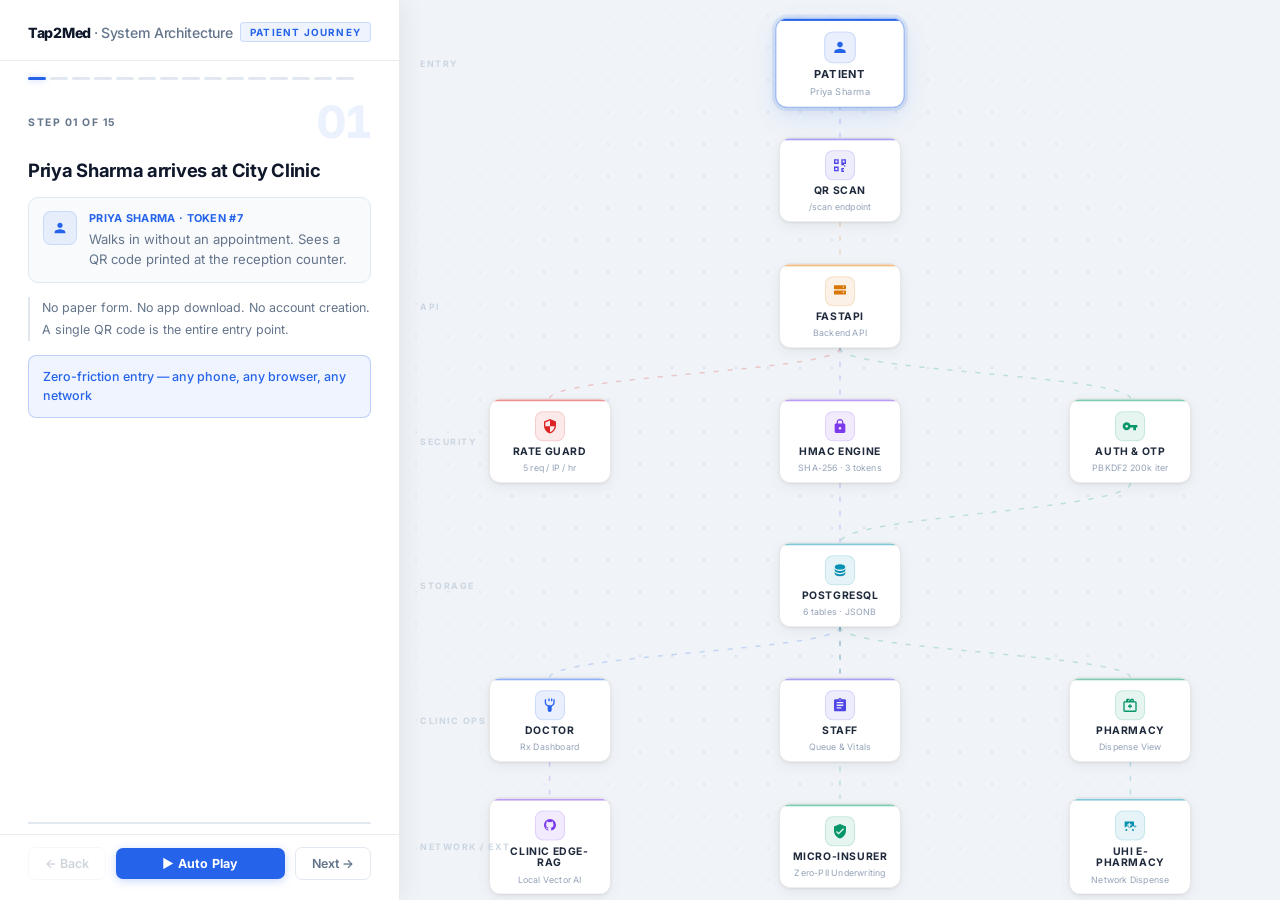
<file: frontend/clinic/architecture.html>
<!doctype html>
<html lang="en">
<head>
<meta charset="UTF-8"/>
<meta name="viewport" content="width=device-width,initial-scale=1.0"/>
<title>Tap2Med — System Architecture &amp; Patient Journey</title>
<link rel="preconnect" href="https://fonts.googleapis.com">
<link rel="preconnect" href="https://fonts.gstatic.com" crossorigin>
<link href="https://fonts.googleapis.com/css2?family=Inter:wght@400;500;600;700;800&family=JetBrains+Mono:wght@400;500&display=swap" rel="stylesheet">
<style>
*,*::before,*::after{box-sizing:border-box;margin:0;padding:0}
:root{
  --bg:#f0f4f8;--surface:#ffffff;--border:rgba(0,0,0,0.08);
  --text:#0f172a;--muted:#64748b;--panel-w:400px;
  --blue:#2563eb;--indigo:#4f46e5;--amber:#d97706;
  --red:#dc2626;--purple:#7c3aed;--green:#059669;--cyan:#0891b2;
  --font:'Inter',system-ui,sans-serif;--mono:'JetBrains Mono',monospace;
}
html,body{width:100%;height:100%;overflow:hidden;background:var(--bg);font-family:var(--font);color:var(--text)}
#root{display:flex;width:100vw;height:100vh}
#panel{width:var(--panel-w);flex-shrink:0;display:flex;flex-direction:column;background:var(--surface);border-right:1px solid var(--border);box-shadow:4px 0 24px rgba(0,0,0,0.06);position:relative;z-index:10}
#panel-header{padding:22px 28px 18px;border-bottom:1px solid var(--border);flex-shrink:0;display:flex;align-items:center;justify-content:space-between}
.panel-logo{font-size:.88rem;font-weight:800;letter-spacing:-.3px;color:var(--text)}
.panel-logo span{color:var(--muted);font-weight:500}
.panel-badge{font-size:.62rem;font-weight:700;text-transform:uppercase;letter-spacing:1.2px;color:var(--blue);background:rgba(37,99,235,.08);border:1px solid rgba(37,99,235,.18);padding:3px 9px;border-radius:4px}
#step-dots{display:flex;gap:4px;padding:16px 28px 0;flex-shrink:0;flex-wrap:wrap}
.dot{height:3px;border-radius:2px;background:#e2e8f0;transition:background .3s;cursor:pointer;flex:1;min-width:6px;max-width:18px}
.dot.done{background:#bfdbfe}.dot.active{background:var(--blue);box-shadow:0 0 6px rgba(37,99,235,.3)}
#story{flex:1;overflow-y:auto;padding:20px 28px 16px;display:flex;flex-direction:column;gap:14px}
#story::-webkit-scrollbar{width:3px}#story::-webkit-scrollbar-thumb{background:#e2e8f0;border-radius:2px}
.step-meta{display:flex;align-items:center;justify-content:space-between}
.step-counter{font-size:.65rem;font-weight:700;letter-spacing:1.5px;text-transform:uppercase;color:var(--muted)}
.step-index{font-size:2.8rem;font-weight:800;color:rgba(37,99,235,.09);line-height:1;letter-spacing:-2px;font-variant-numeric:tabular-nums}
#step-title{font-size:1.15rem;font-weight:700;line-height:1.3;letter-spacing:-.3px;color:var(--text)}
#patient-action{display:flex;align-items:flex-start;gap:12px;background:#f8fafc;border:1px solid #e2e8f0;border-radius:10px;padding:13px 14px}
.pa-avatar{width:34px;height:34px;border-radius:8px;background:rgba(37,99,235,.08);border:1px solid rgba(37,99,235,.15);display:flex;align-items:center;justify-content:center;flex-shrink:0}
.pa-avatar svg{width:16px;height:16px;fill:var(--blue)}
.pa-meta{flex:1;min-width:0}
.pa-name{font-size:.68rem;font-weight:700;color:var(--blue);letter-spacing:.3px;margin-bottom:4px;text-transform:uppercase}
.pa-text{font-size:.82rem;color:var(--muted);line-height:1.55}
#tech-detail{font-size:.78rem;color:var(--muted);line-height:1.75;padding-left:12px;border-left:2px solid #e2e8f0}
#code-wrap{display:flex;flex-direction:column;border-radius:10px;overflow:hidden;border:1px solid #e2e8f0}
#code-wrap.hidden{display:none}
#code-header{background:#f1f5f9;padding:8px 14px;display:flex;align-items:center;gap:8px;border-bottom:1px solid #e2e8f0}
.code-dot{width:8px;height:8px;border-radius:50%}
#code-lang{font-size:.62rem;font-weight:600;color:#94a3b8;text-transform:uppercase;letter-spacing:1px;margin-left:4px}
#code-block{background:#f8fafc;padding:14px 16px;font-family:var(--mono);font-size:.72rem;line-height:1.85;overflow-x:auto;color:#334155}
.c-comment{color:#94a3b8}.c-key{color:#dc2626}.c-fn{color:#7c3aed}.c-str{color:#1d4ed8}.c-val{color:#d97706}.c-result{color:#059669;font-weight:600}.c-del{color:#dc2626;text-decoration:line-through;opacity:.7}
#highlight-box{border-radius:8px;padding:11px 14px;font-size:.78rem;line-height:1.55;font-weight:500;border:1px solid transparent}
#highlight-box.hidden{display:none}
#prog-wrap{padding:0 28px 10px;flex-shrink:0}
#prog-bar-bg{height:2px;background:#e2e8f0;border-radius:1px;overflow:hidden}
#prog-bar-fill{height:100%;border-radius:1px;width:0%;background:linear-gradient(90deg,var(--blue),var(--indigo));transition:width .08s linear}
#nav{display:flex;align-items:center;justify-content:space-between;padding:12px 28px 20px;flex-shrink:0;border-top:1px solid var(--border);gap:10px}
.btn-nav{background:transparent;border:1px solid #e2e8f0;color:var(--muted);padding:8px 16px;border-radius:7px;font-size:.78rem;font-weight:600;cursor:pointer;font-family:var(--font);transition:border-color .15s,color .15s,background .15s}
.btn-nav:hover:not(:disabled){border-color:#cbd5e1;color:var(--text);background:#f8fafc}.btn-nav:disabled{opacity:.3;cursor:not-allowed}
.btn-auto{flex:1;background:var(--blue);border:none;color:#fff;padding:8px 16px;border-radius:7px;font-size:.78rem;font-weight:700;cursor:pointer;font-family:var(--font);transition:opacity .15s,transform .1s;letter-spacing:.2px;box-shadow:0 2px 8px rgba(37,99,235,.25)}
.btn-auto:hover{opacity:.88;transform:translateY(-1px)}.btn-auto:active{transform:translateY(0)}
#diagram{flex:1;position:relative;overflow:hidden;background:var(--bg)}
#diagram::before{content:'';position:absolute;inset:0;background-image:radial-gradient(circle,rgba(37,99,235,.13) 1px,transparent 1px);background-size:32px 32px;pointer-events:none}
#diagram::after{content:'';position:absolute;inset:0;background:radial-gradient(ellipse at 50% 50%,transparent 45%,rgba(240,244,248,.65) 100%);pointer-events:none}
#svg-edges{position:absolute;inset:0;width:100%;height:100%;overflow:visible;pointer-events:none;z-index:1}
.node{position:absolute;transform:translate(-50%,-50%);display:flex;flex-direction:column;align-items:center;z-index:2;transition:transform .3s cubic-bezier(.34,1.4,.64,1)}
.node-card{background:#fff;border:1px solid rgba(0,0,0,.09);border-radius:11px;width:122px;overflow:hidden;box-shadow:0 1px 3px rgba(0,0,0,.06),0 4px 14px rgba(0,0,0,.05);transition:border-color .35s,box-shadow .35s;position:relative}
.node-top-bar{height:2px;width:100%;background:var(--node-color,#2563eb);opacity:.5;transition:opacity .35s}
.node-body{padding:10px 10px 9px;display:flex;flex-direction:column;align-items:center;gap:5px;text-align:center}
.node-icon-wrap{width:30px;height:30px;border-radius:8px;display:flex;align-items:center;justify-content:center;background:color-mix(in srgb,var(--node-color) 10%,white);border:1px solid color-mix(in srgb,var(--node-color) 15%,transparent);flex-shrink:0}
.node-icon-wrap svg{width:16px;height:16px;fill:var(--node-color,#2563eb)}
.node-title{font-size:.65rem;font-weight:700;text-transform:uppercase;letter-spacing:.6px;color:#1e293b;line-height:1.1}
.node-sub{font-size:.55rem;color:#94a3b8;letter-spacing:.2px}
.node.active .node-card{border-color:color-mix(in srgb,var(--node-color) 45%,transparent);box-shadow:0 0 0 3px color-mix(in srgb,var(--node-color) 10%,transparent),0 8px 24px color-mix(in srgb,var(--node-color) 12%,transparent),0 2px 8px rgba(0,0,0,.06)}
.node.active .node-top-bar{opacity:1}.node.active{transform:translate(-50%,-50%) scale(1.06)}
.node.done .node-card{opacity:.45}.node.done .node-top-bar{opacity:.2}
.e-base{fill:none;stroke-width:1.5;stroke-dasharray:4 10;stroke-linecap:round;opacity:.22}
.e-glow{fill:none;stroke-width:2.2;stroke-dasharray:10 16;stroke-linecap:round;opacity:0;filter:url(#glow)}
.e-glow.flowing{opacity:.75;animation:flow-line .8s linear infinite}
@keyframes flow-line{from{stroke-dashoffset:0}to{stroke-dashoffset:-26}}
.layer-label{position:absolute;left:20px;font-size:.55rem;font-weight:700;text-transform:uppercase;letter-spacing:1.5px;color:#cbd5e1;transform:translateY(-50%);z-index:3;pointer-events:none}
</style>
</head>
<body>
<div id="root">
<div id="panel">
  <div id="panel-header">
    <div class="panel-logo">Tap2Med <span>· System Architecture</span></div>
    <div class="panel-badge">Patient Journey</div>
  </div>
  <div id="step-dots"></div>
  <div id="story">
    <div class="step-meta">
      <div class="step-counter" id="step-label">Step 01 of 15</div>
      <div class="step-index" id="step-idx">01</div>
    </div>
    <div id="step-title">—</div>
    <div id="patient-action">
      <div class="pa-avatar"><svg viewBox="0 0 24 24"><path d="M12 12c2.21 0 4-1.79 4-4s-1.79-4-4-4-4 1.79-4 4 1.79 4 4 4zm0 2c-2.67 0-8 1.34-8 4v2h16v-2c0-2.66-5.33-4-8-4z"/></svg></div>
      <div class="pa-meta">
        <div class="pa-name">Priya Sharma · Token #7</div>
        <div class="pa-text" id="pa-text">—</div>
      </div>
    </div>
    <div id="tech-detail">—</div>
    <div id="code-wrap" class="hidden">
      <div id="code-header">
        <div class="code-dot" style="background:#ef4444"></div>
        <div class="code-dot" style="background:#f59e0b"></div>
        <div class="code-dot" style="background:#10b981"></div>
        <div id="code-lang">Python · Backend</div>
      </div>
      <div id="code-block"></div>
    </div>
    <div id="highlight-box" class="hidden"></div>
  </div>
  <div id="prog-wrap"><div id="prog-bar-bg"><div id="prog-bar-fill"></div></div></div>
  <div id="nav">
    <button class="btn-nav" id="btn-prev" onclick="go(-1)" disabled>← Back</button>
    <button class="btn-auto" id="btn-auto" onclick="toggleAuto()">▶  Auto Play</button>
    <button class="btn-nav" id="btn-next" onclick="go(1)">Next →</button>
  </div>
</div>
<div id="diagram">
  <div class="layer-label" id="ll-1">Entry</div>
  <div class="layer-label" id="ll-2">API</div>
  <div class="layer-label" id="ll-3">Security</div>
  <div class="layer-label" id="ll-4">Storage</div>
  <div class="layer-label" id="ll-5">Clinic Ops</div>
  <div class="layer-label" id="ll-6">Network / Ext</div>
  <svg id="svg-edges">
    <defs>
      <filter id="glow" x="-60%" y="-60%" width="220%" height="220%">
        <feGaussianBlur stdDeviation="3" result="blur"/>
        <feMerge><feMergeNode in="blur"/><feMergeNode in="SourceGraphic"/></feMerge>
      </filter>
    </defs>
  </svg>
</div>
</div>
<script>
const ICONS = {
  patient: `<svg viewBox="0 0 24 24"><path d="M12 12c2.21 0 4-1.79 4-4s-1.79-4-4-4-4 1.79-4 4 1.79 4 4 4zm0 2c-2.67 0-8 1.34-8 4v2h16v-2c0-2.66-5.33-4-8-4z"/></svg>`,
  scan:    `<svg viewBox="0 0 24 24"><path d="M3 3h7v7H3zm2 2v3h3V5zm9-2h7v7h-7zm2 2v3h3V5zM3 14h7v7H3zm2 2v3h3v-3zm11 0h2v2h-2zm0 4h2v2h-2zm-2-4h2v6h-2zm4-4h2v2h-2zm0-2h-4v2h4z"/></svg>`,
  api:     `<svg viewBox="0 0 24 24"><path d="M4 3h16c.55 0 1 .45 1 1v4c0 .55-.45 1-1 1H4c-.55 0-1-.45-1-1V4c0-.55.45-1 1-1zm12 2.5c0 .55.45 1 1 1s1-.45 1-1-.45-1-1-1-1 .45-1 1zM4 11h16c.55 0 1 .45 1 1v4c0 .55-.45 1-1 1H4c-.55 0-1-.45-1-1v-4c0-.55.45-1 1-1zm12 2.5c0 .55.45 1 1 1s1-.45 1-1-.45-1-1-1-1 .45-1 1z"/></svg>`,
  rate:    `<svg viewBox="0 0 24 24"><path d="M12 1L3 5v6c0 5.55 3.84 10.74 9 12 5.16-1.26 9-6.45 9-12V5l-9-4zm0 10.99h7c-.53 4.12-3.28 7.79-7 8.94V12H5V6.3l7-3.11v8.8z"/></svg>`,
  hmac:    `<svg viewBox="0 0 24 24"><path d="M18 8h-1V6c0-2.76-2.24-5-5-5S7 3.24 7 6v2H6c-1.1 0-2 .9-2 2v10c0 1.1.9 2 2 2h12c1.1 0 2-.9 2-2V10c0-1.1-.9-2-2-2zm-6 9c-1.1 0-2-.9-2-2s.9-2 2-2 2 .9 2 2-.9 2-2 2zm3.1-9H8.9V6c0-1.71 1.39-3.1 3.1-3.1 1.71 0 3.1 1.39 3.1 3.1v2z"/></svg>`,
  auth:    `<svg viewBox="0 0 24 24"><path d="M12.65 10C11.83 7.67 9.61 6 7 6c-3.31 0-6 2.69-6 6s2.69 6 6 6c2.61 0 4.83-1.67 5.65-4H17v4h4v-4h2v-4H12.65zM7 14c-1.1 0-2-.9-2-2s.9-2 2-2 2 .9 2 2-.9 2-2 2z"/></svg>`,
  db:      `<svg viewBox="0 0 24 24"><path d="M12 3C7.58 3 4 4.79 4 7s3.58 4 8 4 8-1.79 8-4-3.58-4-8-4zM4 9v3c0 2.21 3.58 4 8 4s8-1.79 8-4V9c0 2.21-3.58 4-8 4S4 11.21 4 9zm0 5v3c0 2.21 3.58 4 8 4s8-1.79 8-4v-3c0 2.21-3.58 4-8 4S4 16.21 4 14z"/></svg>`,
  doctor:  `<svg viewBox="0 0 24 24"><path d="M19 8C19 10.76 17.12 13.09 14.56 13.78L14.56 19C14.56 20.66 13.22 22 11.56 22C9.9 22 8.56 20.66 8.56 19L8.56 13.78C6 13.09 4.12 10.76 4.12 8L4.12 3L6.12 3L6.12 8C6.12 10.21 7.91 12 10.12 12L13 12C15.21 12 17 10.21 17 8L17 3L19 3L19 8ZM9.5 6L9.5 2L11.5 2L11.5 6L9.5 6ZM13.5 6L13.5 2L15.5 2L15.5 6L13.5 6Z"/></svg>`,
  staff:   `<svg viewBox="0 0 24 24"><path d="M19 3h-4.18C14.4 1.84 13.3 1 12 1c-1.3 0-2.4.84-2.82 2H5c-1.1 0-2 .9-2 2v14c0 1.1.9 2 2 2h14c1.1 0 2-.9 2-2V5c0-1.1-.9-2-2-2zm-7 0c.55 0 1 .45 1 1s-.45 1-1 1-1-.45-1-1 .45-1 1-1zm2 14H7v-2h7v2zm3-4H7v-2h10v2zm0-4H7V7h10v2z"/></svg>`,
  pharmacy:`<svg viewBox="0 0 24 24"><path d="M20 6h-2.18c.07-.31.18-.62.18-.94C18 3.37 16.63 2 15.06 2c-.81 0-1.54.34-2.06.88L12 3.77l-1-.89C10.48 2.34 9.75 2 8.94 2 7.37 2 6 3.37 6 4.94c0 .32.1.63.18.94H4C2.9 5.88 2 6.78 2 7.88v12C2 21.1 2.9 22 4 22h16c1.1 0 2-.9 2-2v-12c0-1.1-.9-2-2-2zm-5-2c.55 0 1 .45 1 1s-.45 1-1 1-1-.45-1-1 .45-1 1-1zM9 5c0-.55.45-1 1-1s1 .45 1 1-.45 1-1 1-1-.45-1-1zM4 19.88V8h16v11.88H4zm9-9.38h-2v2H9v2h2v2h2v-2h2v-2h-2v-2z"/></svg>`,
  edge_rag:`<svg viewBox="0 0 24 24"><path d="M12 2a9 9 0 0 0-9 9c0 3.87 2.45 7.17 5.9 8.41.45.08.61-.2.61-.44v-1.54c-2.42.53-2.93-1.17-2.93-1.17-.4-.99-.97-1.26-.97-1.26-.78-.54.06-.53.06-.53.86.06 1.32.89 1.32.89.77 1.33 2.02.94 2.51.72.08-.56.3-.94.55-1.16-1.93-.22-3.96-.97-3.96-4.3 0-.95.34-1.72.9-2.33-.09-.22-.39-1.1.09-2.3 0 0 .73-.23 2.38.89a8.27 8.27 0 0 1 4.34 0c1.65-1.12 2.38-.89 2.38-.89.48 1.2.18 2.08.09 2.3.56.61.9 1.38.9 2.33 0 3.34-2.04 4.08-3.98 4.29.31.27.59.8.59 1.62v2.4c0 .24.16.53.62.44A9 9 0 0 0 21 11a9 9 0 0 0-9-9z"/></svg>`,
  uhi_epharmacy:`<svg viewBox="0 0 24 24"><path d="M18 18.5a1.5 1.5 0 1 1-3 0 1.5 1.5 0 0 1 3 0zm-10 0a1.5 1.5 0 1 1-3 0 1.5 1.5 0 0 1 3 0zm11.5-6.5h-1.5V6H4v9h1.05a2.5 2.5 0 0 1 4.9 0h4.1a2.5 2.5 0 0 1 4.9 0H20v-2.5l-2.5-3.5zm.5 2h-1v-2h1.5l1.43 2H20zM10 8h2v2h2v2h-2v2h-2v-2H8v-2h2V8z"/></svg>`,
  underwriter:`<svg viewBox="0 0 24 24"><path d="M12 1L3 5v6c0 5.55 3.84 10.74 9 12 5.16-1.26 9-6.45 9-12V5l-9-4zm-2 16l-4-4 1.41-1.41L10 14.17l6.59-6.59L18 9l-8 8z"/></svg>`
};

const NODES = [
  {id:'patient',       cx:50, cy:7,  color:'#2563eb', iconKey:'patient',       title:'Patient',           sub:'Priya Sharma'},
  {id:'scan',          cx:50, cy:20, color:'#4f46e5', iconKey:'scan',          title:'QR Scan',            sub:'/scan endpoint'},
  {id:'api',           cx:50, cy:34, color:'#d97706', iconKey:'api',           title:'FastAPI',            sub:'Backend API'},
  {id:'rate',          cx:17, cy:49, color:'#dc2626', iconKey:'rate',          title:'Rate Guard',         sub:'5 req / IP / hr'},
  {id:'hmac',          cx:50, cy:49, color:'#7c3aed', iconKey:'hmac',          title:'HMAC Engine',       sub:'SHA-256 · 3 tokens'},
  {id:'auth',          cx:83, cy:49, color:'#059669', iconKey:'auth',          title:'Auth & OTP',        sub:'PBKDF2 200k iter'},
  {id:'db',            cx:50, cy:65, color:'#0891b2', iconKey:'db',            title:'PostgreSQL',        sub:'6 tables · JSONB'},
  {id:'doctor',        cx:17, cy:80, color:'#2563eb', iconKey:'doctor',        title:'Doctor',            sub:'Rx Dashboard'},
  {id:'staff',         cx:50, cy:80, color:'#4f46e5', iconKey:'staff',         title:'Staff',             sub:'Queue & Vitals'},
  {id:'pharmacy',      cx:83, cy:80, color:'#059669', iconKey:'pharmacy',      title:'Pharmacy',          sub:'Dispense View'},
  {id:'edge_rag',      cx:17, cy:94, color:'#7c3aed', iconKey:'edge_rag',      title:'Clinic Edge-RAG',   sub:'Local Vector AI'},
  {id:'underwriter',   cx:50, cy:94, color:'#059669', iconKey:'underwriter',   title:'Micro-Insurer',     sub:'Zero-PII Underwriting'},
  {id:'uhi_epharmacy', cx:83, cy:94, color:'#0891b2', iconKey:'uhi_epharmacy', title:'UHI E-Pharmacy',   sub:'Network Dispense'}
];

const EDGES = [
  {id:'e_p_s',    from:'patient',  to:'scan',          color:'#4f46e5'},
  {id:'e_s_a',    from:'scan',     to:'api',           color:'#d97706'},
  {id:'e_a_r',    from:'api',      to:'rate',          color:'#dc2626'},
  {id:'e_a_h',    from:'api',      to:'hmac',          color:'#7c3aed'},
  {id:'e_a_au',   from:'api',      to:'auth',          color:'#059669'},
  {id:'e_h_db',   from:'hmac',     to:'db',            color:'#7c3aed'},
  {id:'e_au_db',  from:'auth',     to:'db',            color:'#059669'},
  {id:'e_db_d',   from:'db',       to:'doctor',        color:'#2563eb'},
  {id:'e_db_s',   from:'db',       to:'staff',         color:'#4f46e5'},
  {id:'e_db_p',   from:'db',       to:'pharmacy',      color:'#059669'},
  {id:'e_d_rag',  from:'doctor',   to:'edge_rag',      color:'#7c3aed'},
  {id:'e_db_ins', from:'db',       to:'underwriter',   color:'#059669'},
  {id:'e_p_uhi',  from:'pharmacy', to:'uhi_epharmacy', color:'#0891b2'}
];

const STEPS = [
  {
    title:'Priya Sharma arrives at City Clinic',
    pa:'Walks in without an appointment. Sees a QR code printed at the reception counter.',
    tech:'No paper form. No app download. No account creation. A single QR code is the entire entry point.',
    nodes:['patient'],
    edges:[],
    highlight:{color:'#2563eb',text:'Zero-friction entry — any phone, any browser, any network'},
    codeFile:null
  },
  {
    title:'She scans the QR code',
    pa:'Opens her camera app, scans the code. The browser loads the check-in page instantly.',
    tech:'The QR encodes the Clinic ID. Her browser navigates to /scan?clinic=3f7a... — a lightweight web page, no app store involved.',
    nodes:['patient','scan'],
    edges:['e_p_s'],
    code:'<span class="c-comment"># QR encodes a plain URL</span>\nhttps://tap2med.com/scan?clinic=<span class="c-val">3f7a9c12-…</span>',
    codeFile:'Frontend · scan.js'
  },
  {
    title:'Phone number submitted to the backend',
    pa:'Priya types her number and taps "Check In". The number travels over HTTPS.',
    tech:'POST /api/events/visit/start — this is the only moment the raw phone number exists anywhere in the system. RAM only, for milliseconds.',
    nodes:['scan','api'],
    edges:['e_s_a'],
    code:'<span class="c-comment"># HTTP request body</span>\n{\n  <span class="c-str">"phone"</span>:     <span class="c-val">"9876543210"</span>,\n  <span class="c-str">"clinic_id"</span>: <span class="c-val">"3f7a9c12-…"</span>\n}',
    codeFile:'API · events.py'
  },
  {
    title:'Rate limiter checks the request',
    pa:'The server silently validates that this IP is not being abused before proceeding.',
    tech:'Sliding-window counter: max 5 registration attempts per IP per hour. Prevents brute-force enumeration. Returns HTTP 429 if exceeded.',
    nodes:['api','rate'],
    edges:['e_a_r'],
    code:'<span class="c-comment"># events.py — check_rate_limit()</span>\nrecords[ip] = [ts <span class="c-key">for</span> ts <span class="c-key">in</span> window\n               <span class="c-key">if</span> now - ts < <span class="c-val">3600</span>]\n<span class="c-key">if</span> len(records[ip]) >= <span class="c-val">5</span>:\n    <span class="c-key">raise</span> HTTPException(<span class="c-val">429</span>)',
    codeFile:'API · events.py'
  },
  {
    title:'HMAC engine receives the phone number',
    pa:'The phone is passed to the cryptographic hashing layer — never to the database directly.',
    tech:'hashing.py begins. Three independent HMAC-SHA256 operations run. Each uses a different secret key or salt combination.',
    nodes:['api','hmac'],
    edges:['e_a_h'],
    highlight:{color:'#7c3aed',text:'HMAC-SHA256 is a one-way function. Mathematically irreversible without the secret key.'},
    codeFile:null
  },
  {
    title:'Three cryptographic tokens are generated',
    pa:'In under 1ms, three unique tokens are derived. Each serves a distinct purpose.',
    tech:'lookup_hash for device recovery. network_token for cross-clinic identity. local_token scoped to this clinic via clinic_salt — cross-clinic correlation is mathematically impossible.',
    nodes:['hmac'],
    edges:[],
    code:'<span class="c-comment"># hashing.py</span>\nlookup_hash = hmac.<span class="c-fn">new</span>(\n    LOOKUP_SECRET, <span class="c-str">"9876543210:0"</span>\n).hexdigest()\n<span class="c-result">→ a3f8c2d1e9b74f63…</span>\n\nlocal_token = hmac.<span class="c-fn">new</span>(\n    SECRET_KEY + clinic_salt, <span class="c-str">"9876543210:0"</span>\n).hexdigest()\n<span class="c-result">→ c1d5a8e3f2b96741…</span>',
    codeFile:'Core · hashing.py'
  },
  {
    title:'Phone number deleted from memory',
    pa:'Before a single database write occurs, the phone number is explicitly overwritten.',
    tech:'The plaintext is zeroed in the request object and local variable. It never reaches any ORM call, log line, or database column.',
    nodes:['hmac'],
    edges:[],
    code:'<span class="c-comment"># events.py — immediately post-hashing</span>\npayload.phone = <span class="c-del">"9876543210"</span>\npayload.phone = <span class="c-val">"DELETED"</span>\nphone         = <span class="c-del">"9876543210"</span>\nphone         = <span class="c-val">"DELETED"</span>\n<span class="c-comment"># db.commit() runs — zero PII</span>',
    codeFile:'API · events.py',
    highlight:{color:'#dc2626',text:'No column in any table stores a phone number. Ever.'}
  },
  {
    title:'Tokens written to PostgreSQL',
    pa:'Priya\'s patient record and visit event are created in the database.',
    tech:'patients table: lookup_hash + user_salt + network_token. events table: local_token, status=waiting, token #7. All primary keys are UUID — no enumerable IDs.',
    nodes:['hmac','db'],
    edges:['e_h_db'],
    code:'<span class="c-comment"># patients table — zero PII</span>\nlookup_hash:   <span class="c-val">a3f8c2d1…</span>\nnetwork_token: <span class="c-val">7b9e4f2a…</span>\nuser_salt:     <span class="c-val">random_hex_32</span>\n\n<span class="c-comment"># events table</span>\nlocal_token: <span class="c-val">c1d5a8e3…</span>\nstatus:      <span class="c-str">"waiting"</span>, token: <span class="c-val">7</span>',
    codeFile:'DB · models.py'
  },
  {
    title:'Priya appears in the staff queue',
    pa:'"Token 7 — Priya Sharma" appears on the staff screen. Real time. No manual entry.',
    tech:'Staff dashboard polls GET /api/events/queue. Returns events where status=waiting. No phone number ever returned to the frontend.',
    nodes:['db','staff'],
    edges:['e_db_s'],
    highlight:{color:'#4f46e5',text:'Queue position: 1 · Visit type: Walk-in · Estimated wait: 0 min'},
    codeFile:null
  },
  {
    title:'Nurse records vitals',
    pa:'Nurse calls Token 7. Takes BP, weight, SpO2, temperature.',
    tech:'PUT /api/events/vitals — stored as JSONB in the events row. No schema migration needed to add new vital parameters.',
    nodes:['staff'],
    edges:[],
    code:'<span class="c-comment"># JSONB column in events table</span>\nvitals: {\n  <span class="c-str">"bp_sys"</span>: <span class="c-val">"120"</span>, <span class="c-str">"bp_dia"</span>: <span class="c-val">"80"</span>,\n  <span class="c-str">"wt"</span>: <span class="c-val">"62"</span>, <span class="c-str">"spo2"</span>: <span class="c-val">"98"</span>,\n  <span class="c-str">"is_paid"</span>: <span class="c-key">true</span>\n}',
    codeFile:'API · events.py · /vitals'
  },
  {
    title:'Doctor opens consultation assisted by Clinic Edge-RAG',
    pa:'Doctor clicks Token 7. Priya\'s complete visit history and offline AI clinical support activate.',
    tech:'GET /api/events/history/{local_token} loads longitudinal visits. Clinic Edge-RAG loads local clinical guidelines and checks drug-symptom contraindications directly on the edge.',
    nodes:['db','doctor','edge_rag'],
    edges:['e_db_d','e_d_rag'],
    highlight:{color:'#7c3aed',text:'Clinic Edge-RAG: Local clinical vector index · Offline symptom inference · Zero external cloud latency'},
    codeFile:null
  },
  {
    title:'Doctor writes the prescription',
    pa:'Diagnosis: Hypertension Stage 1. Prescribes Amlodipine 5mg once daily.',
    tech:'Structured prescription pad on the dashboard. Each row stores medicine name, dosage, frequency, duration — saved in prescriptions table linked by event UUID.',
    nodes:['doctor'],
    edges:[],
    code:'<span class="c-comment"># prescriptions table row</span>\nmedicine_name: <span class="c-str">"TAB. Amlodipine"</span>\ninstructions:  <span class="c-str">"5mg · 1-0-0 · After Food · 30 Days"</span>\nevent_id:      <span class="c-val">uuid → linked to this visit</span>',
    codeFile:'API · events.py · /complete'
  },
  {
    title:'Pharmacy checks stock & routes to UHI E-Pharmacy',
    pa:'The pharmacist verifies inventory. If out of stock, the order routes instantly to UHI E-Pharmacy.',
    tech:'PUT /api/events/complete sets status=completed. Pharmacy dashboard checks local stock. If exhausted, one-click routing to open Unified Health Interface (UHI) digital pharmacy network initiates.',
    nodes:['db','pharmacy','uhi_epharmacy'],
    edges:['e_db_p','e_p_uhi'],
    highlight:{color:'#0891b2',text:'UHI E-Pharmacy: Instant routing to open pharmacy network for guaranteed home fulfillment'},
    codeFile:null
  },
  {
    title:'Micro-Insurer Underwriting evaluates Health Credit Score',
    pa:'Priya\'s longitudinal health score unlocks personalized micro-insurance discount tiers.',
    tech:'GET /api/consent/health-score/{network_token} calculates actuarial risk on 300–900 scale based on blood pressure, HbA1c, and care continuity. Zero PII is transferred to the underwriter.',
    nodes:['db','underwriter'],
    edges:['e_db_ins'],
    highlight:{color:'#059669',text:'Micro-Insurer: Score 785/900 · Tier 1 Preferred Health · 20% Premium Discount Unlocked'},
    codeFile:null
  },
  {
    title:'Visit complete. End-to-end healthcare with Zero PII.',
    pa:'"See you next month, Priya." — Full clinic workflow, automated UHI dispense, and instant insurance savings.',
    tech:'Complete ecosystem integration: Patient QR → Smart OPD Queue → Edge-RAG Consultation → UHI Network Pharmacy → Zero-PII Micro-Insurance Underwriting. 0 phone numbers stored.',
    nodes:['patient','scan','api','rate','hmac','auth','db','doctor','staff','pharmacy','edge_rag','uhi_epharmacy','underwriter'],
    edges:['e_p_s','e_s_a','e_a_r','e_a_h','e_a_au','e_h_db','e_au_db','e_db_d','e_db_s','e_db_p','e_d_rag','e_db_ins','e_p_uhi'],
    highlight:{color:'#059669',text:'Complete closed-loop ecosystem · Offline Edge AI · Open UHI Network · Blind Underwriting'}
  }
];

const diagramEl = document.getElementById('diagram');
const svgEl = document.getElementById('svg-edges');
const nodeEls = {};

function dw(){ return diagramEl.offsetWidth; }
function dh(){ return diagramEl.offsetHeight; }
function px(p,t){ return t*p/100; }

function buildNodes(){
  document.querySelectorAll('.node').forEach(e => e.remove());
  NODES.forEach(n => {
    const div = document.createElement('div');
    div.className = 'node';
    div.id = 'n-' + n.id;
    div.style.setProperty('--node-color', n.color);
    div.style.left = px(n.cx, dw()) + 'px';
    div.style.top  = px(n.cy, dh()) + 'px';
    div.innerHTML = `<div class="node-card"><div class="node-top-bar"></div><div class="node-body"><div class="node-icon-wrap" style="--node-color:${n.color}">${ICONS[n.iconKey]||''}</div><div class="node-title">${n.title}</div><div class="node-sub">${n.sub}</div></div></div>`;
    diagramEl.appendChild(div);
    nodeEls[n.id] = div;
  });
  positionLayerLabels();
}

function positionLayerLabels(){
  const layers = [
    {id:'ll-1', nodeId:'patient'},
    {id:'ll-2', nodeId:'api'},
    {id:'ll-3', nodeId:'hmac'},
    {id:'ll-4', nodeId:'db'},
    {id:'ll-5', nodeId:'staff'},
    {id:'ll-6', nodeId:'underwriter'}
  ];
  const dr = diagramEl.getBoundingClientRect();
  layers.forEach(l => {
    const el = document.getElementById(l.id);
    const n = nodeEls[l.nodeId];
    if(!el || !n) return;
    const nr = n.getBoundingClientRect();
    el.style.top = (nr.top + nr.height/2 - dr.top) + 'px';
  });
}

function nodePort(id, side){
  const el = nodeEls[id];
  if(!el) return {x:0, y:0};
  const dr = diagramEl.getBoundingClientRect();
  const er = el.getBoundingClientRect();
  return {
    x: er.left + er.width/2 - dr.left,
    y: side === 'top' ? er.top - dr.top : er.bottom - dr.top
  };
}

function buildEdges(){
  svgEl.querySelectorAll('.e-base,.e-glow').forEach(e => e.remove());
  EDGES.forEach(edge => {
    const s = nodePort(edge.from, 'bottom');
    const e = nodePort(edge.to, 'top');
    const dy = Math.abs(e.y - s.y);
    const t = Math.min(dy * 0.45, 60);
    const d = `M ${s.x} ${s.y} C ${s.x} ${s.y+t} ${e.x} ${e.y-t} ${e.x} ${e.y}`;
    
    const base = document.createElementNS('http://www.w3.org/2000/svg', 'path');
    base.setAttribute('d', d);
    base.setAttribute('class', 'e-base');
    base.setAttribute('stroke', edge.color);
    base.id = 'base-' + edge.id;
    svgEl.appendChild(base);
    
    const glow = document.createElementNS('http://www.w3.org/2000/svg', 'path');
    glow.setAttribute('d', d);
    glow.setAttribute('class', 'e-glow');
    glow.setAttribute('stroke', edge.color);
    glow.id = 'glow-' + edge.id;
    svgEl.appendChild(glow);
  });
}

let currentStep = 0, autoTimer = null, progTimer = null, progPct = 0;
const AUTO_DUR = 5500;

function renderStep(idx){
  const step = STEPS[idx];
  document.querySelectorAll('.dot').forEach((d, i) => {
    d.classList.toggle('active', i === idx);
    d.classList.toggle('done', i < idx);
  });
  const n = String(idx+1).padStart(2, '0');
  document.getElementById('step-label').textContent = `Step ${n} of ${STEPS.length}`;
  document.getElementById('step-idx').textContent = n;
  document.getElementById('step-title').textContent = step.title;
  document.getElementById('pa-text').textContent = step.pa;
  document.getElementById('tech-detail').textContent = step.tech;
  
  const cw = document.getElementById('code-wrap');
  const cb = document.getElementById('code-block');
  const cl = document.getElementById('code-lang');
  if(step.code){
    cb.innerHTML = step.code;
    cl.textContent = step.codeFile || 'Python · Backend';
    cw.classList.remove('hidden');
  } else {
    cw.classList.add('hidden');
  }
  
  const hb = document.getElementById('highlight-box');
  if(step.highlight){
    hb.style.background = step.highlight.color + '12';
    hb.style.borderColor = step.highlight.color + '40';
    hb.style.color = step.highlight.color;
    hb.textContent = step.highlight.text;
    hb.classList.remove('hidden');
  } else {
    hb.classList.add('hidden');
  }
  
  NODES.forEach(n => {
    const el = nodeEls[n.id];
    if(!el) return;
    el.classList.remove('active', 'done');
    if(step.nodes.includes(n.id)) {
      el.classList.add('active');
    } else if(STEPS.slice(0, idx).some(s => s.nodes.includes(n.id))) {
      el.classList.add('done');
    }
  });
  
  EDGES.forEach(edge => {
    const g = document.getElementById('glow-' + edge.id);
    const b = document.getElementById('base-' + edge.id);
    const on = step.edges.includes(edge.id);
    if(g) g.classList.toggle('flowing', on);
    if(b) b.style.opacity = on ? '0.35' : '0.22';
  });
  
  document.getElementById('btn-prev').disabled = (idx === 0);
  document.getElementById('btn-next').disabled = (idx === STEPS.length - 1);
}

function go(dir){
  const next = currentStep + dir;
  if(next < 0 || next >= STEPS.length) return;
  currentStep = next;
  renderStep(currentStep);
  if(autoTimer) resetProgress();
}

function startProgress(){
  progPct = 0;
  clearInterval(progTimer);
  const step = 60;
  progTimer = setInterval(() => {
    progPct += (step / AUTO_DUR) * 100;
    document.getElementById('prog-bar-fill').style.width = Math.min(progPct, 100) + '%';
    if(progPct >= 100){
      clearInterval(progTimer);
      if(currentStep < STEPS.length - 1){
        go(1);
        startProgress();
      } else {
        stopAuto();
      }
    }
  }, step);
}

function resetProgress(){
  progPct = 0;
  document.getElementById('prog-bar-fill').style.width = '0%';
  clearInterval(progTimer);
  if(autoTimer) startProgress();
}

function startAuto(){
  autoTimer = true;
  document.getElementById('btn-auto').textContent = '⏸  Pause';
  document.getElementById('btn-auto').style.background = '#64748b';
  startProgress();
}

function stopAuto(){
  autoTimer = null;
  clearInterval(progTimer);
  document.getElementById('btn-auto').textContent = '▶  Auto Play';
  document.getElementById('btn-auto').style.background = 'var(--blue)';
  document.getElementById('prog-bar-fill').style.width = '0%';
}

function toggleAuto(){
  if(autoTimer) stopAuto();
  else startAuto();
}

function buildDots(){
  const c = document.getElementById('step-dots');
  c.innerHTML = '';
  STEPS.forEach((_, i) => {
    const d = document.createElement('div');
    d.className = 'dot';
    d.title = `Step ${i+1}`;
    d.onclick = () => {
      currentStep = i;
      renderStep(i);
      if(autoTimer) resetProgress();
    };
    c.appendChild(d);
  });
}

window.addEventListener('resize', () => {
  NODES.forEach(n => {
    const el = nodeEls[n.id];
    if(el){
      el.style.left = px(n.cx, dw()) + 'px';
      el.style.top  = px(n.cy, dh()) + 'px';
    }
  });
  requestAnimationFrame(() => {
    buildEdges();
    positionLayerLabels();
  });
});

document.addEventListener('keydown', e => {
  if(e.key === 'ArrowRight' || e.key === ' '){
    e.preventDefault();
    go(1);
  }
  if(e.key === 'ArrowLeft'){
    e.preventDefault();
    go(-1);
  }
});

function init(){
  buildNodes();
  requestAnimationFrame(() => {
    buildEdges();
    buildDots();
    renderStep(0);
  });
}

init();
</script>
</body>
</html>
</file>
